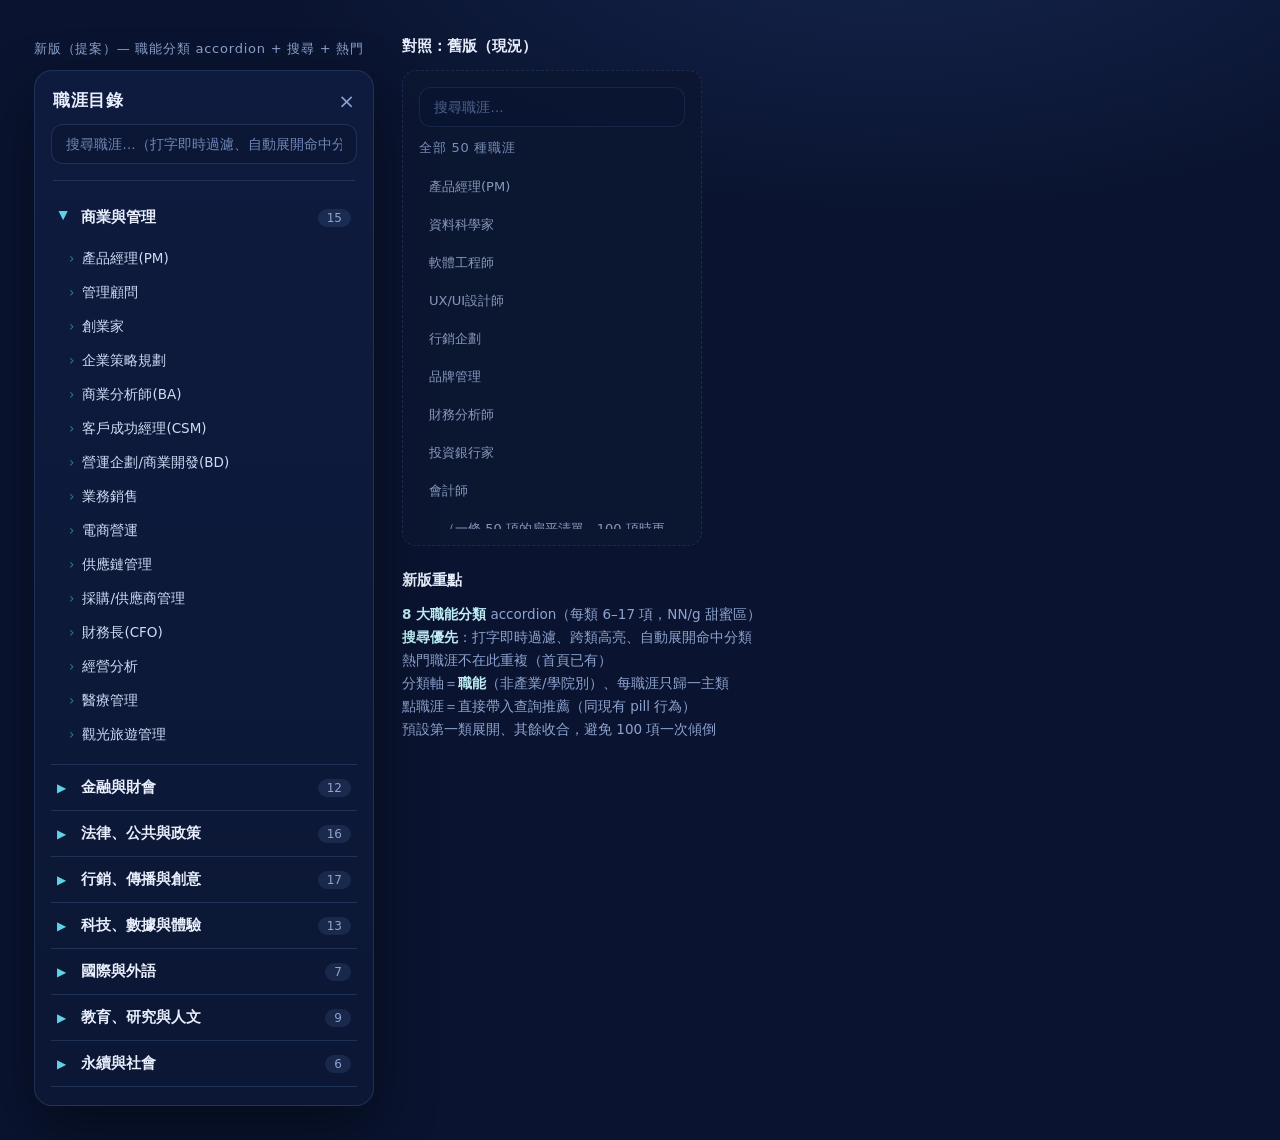
<file: frontend/mockup-offcanvas.html>
<!DOCTYPE html>
<html lang="zh-Hant">
<head>
<meta charset="utf-8">
<meta name="viewport" content="width=device-width, initial-scale=1">
<title>offcanvas mockup — 職涯目錄重構</title>
<style>
  :root{
    --navy:#0a1430; --navy2:#0e1b3e; --glass:rgba(20,38,76,.55);
    --line:rgba(120,160,230,.18); --cyan:#5fd2e6; --txt:#e8eefc; --mut:#8ea3cf;
  }
  *{box-sizing:border-box;margin:0;padding:0}
  body{font-family:"Noto Sans TC","PingFang TC",system-ui,sans-serif;
    background:radial-gradient(1200px 600px at 70% -10%,#16264f 0%,var(--navy) 55%);
    color:var(--txt);min-height:100vh;display:flex;gap:28px;padding:34px;align-items:flex-start}
  .label{color:var(--mut);font-size:13px;margin:6px 0 12px;letter-spacing:.06em}

  /* offcanvas drawer */
  .oc{width:340px;flex:0 0 340px;background:linear-gradient(180deg,var(--navy2),#0b1734);
    border:1px solid var(--line);border-radius:18px;overflow:hidden;
    box-shadow:0 24px 60px rgba(0,0,0,.45);backdrop-filter:blur(8px)}
  .oc-head{display:flex;align-items:center;justify-content:space-between;
    padding:18px 18px 12px}
  .oc-title{font-size:17px;font-weight:700;letter-spacing:.04em}
  .oc-x{color:var(--mut);font-size:20px;cursor:pointer;line-height:1}
  .oc-pad{padding:0 16px 18px}
  .search{width:100%;background:rgba(10,22,50,.7);border:1px solid var(--line);
    color:var(--txt);border-radius:12px;padding:11px 14px;font-size:14px;outline:none}
  .search::placeholder{color:#6f86b6}
  .search:focus{border-color:var(--cyan);box-shadow:0 0 0 3px rgba(95,210,230,.12)}
  .hot{margin:14px 0 6px;color:var(--mut);font-size:12.5px}
  .chips{display:flex;flex-wrap:wrap;gap:7px;margin-bottom:6px}
  .chip{background:rgba(95,210,230,.10);border:1px solid rgba(95,210,230,.30);
    color:#bfeef6;border-radius:999px;padding:6px 12px;font-size:12.5px;cursor:pointer}
  .chip:hover{background:rgba(95,210,230,.2)}
  .hr{height:1px;background:var(--line);margin:14px 2px}

  .cat{border-bottom:1px solid var(--line)}
  .cat-h{display:flex;align-items:center;gap:10px;padding:13px 6px;cursor:pointer;user-select:none}
  .cat-h:hover{background:rgba(95,210,230,.05)}
  .arr{color:var(--cyan);font-size:12px;width:14px;transition:transform .18s}
  .cat.open .arr{transform:rotate(90deg)}
  .cat-name{font-weight:600;font-size:14.5px;flex:1}
  .cat-n{color:var(--mut);font-size:12px;background:rgba(120,160,230,.12);
    border-radius:999px;padding:2px 9px}
  .items{display:none;padding:2px 6px 12px}
  .cat.open .items{display:block}
  .item{padding:8px 12px;border-radius:9px;color:#cfdcf6;font-size:13.5px;cursor:pointer}
  .item:hover{background:rgba(95,210,230,.10);color:#fff}
  .item .dot{color:var(--cyan);margin-right:8px;opacity:.5}

  .note{max-width:430px;color:var(--mut);font-size:13.5px;line-height:1.7}
  .note h3{color:var(--txt);font-size:15px;margin:0 0 10px}
  .note b{color:#bfeef6}
  .old{width:300px;flex:0 0 300px;background:#0c1731;border:1px dashed var(--line);
    border-radius:14px;padding:16px;opacity:.85}
  .old .flat{display:flex;flex-direction:column;gap:2px;max-height:360px;overflow:auto;margin-top:10px}
  .old .flat div{padding:7px 10px;color:#9fb0d6;font-size:13px;border-radius:7px}
</style>
</head>
<body>

  <!-- 新版 offcanvas -->
  <div>
    <div class="label">新版（提案）— 職能分類 accordion + 搜尋 + 熱門</div>
    <aside class="oc">
      <div class="oc-head"><div class="oc-title">職涯目錄</div><div class="oc-x">×</div></div>
      <div class="oc-pad">
        <input class="search" placeholder="搜尋職涯…（打字即時過濾、自動展開命中分類）">
        <div class="hr" style="margin-top:16px"></div>

        <div class="cat open">
          <div class="cat-h"><span class="arr">▶</span><span class="cat-name">商業與管理</span><span class="cat-n">15</span></div>
          <div class="items">
            <div class="item"><span class="dot">›</span>產品經理(PM)</div>
            <div class="item"><span class="dot">›</span>管理顧問</div>
            <div class="item"><span class="dot">›</span>創業家</div>
            <div class="item"><span class="dot">›</span>企業策略規劃</div>
            <div class="item"><span class="dot">›</span>商業分析師(BA)</div>
            <div class="item"><span class="dot">›</span>客戶成功經理(CSM)</div>
            <div class="item"><span class="dot">›</span>營運企劃/商業開發(BD)</div>
            <div class="item"><span class="dot">›</span>業務銷售</div>
            <div class="item"><span class="dot">›</span>電商營運</div>
            <div class="item"><span class="dot">›</span>供應鏈管理</div>
            <div class="item"><span class="dot">›</span>採購/供應商管理</div>
            <div class="item"><span class="dot">›</span>財務長(CFO)</div>
            <div class="item"><span class="dot">›</span>經營分析</div>
            <div class="item"><span class="dot">›</span>醫療管理</div>
            <div class="item"><span class="dot">›</span>觀光旅遊管理</div>
          </div>
        </div>

        <div class="cat"><div class="cat-h"><span class="arr">▶</span><span class="cat-name">金融與財會</span><span class="cat-n">12</span></div>
          <div class="items"><div class="item">財務分析師</div><div class="item">投資銀行家</div><div class="item">會計師</div><div class="item">財富管理顧問</div><div class="item">證券分析師</div><div class="item">稅務顧問</div><div class="item">量化交易員(Quant)</div><div class="item">企業金融(企金)</div><div class="item">內部稽核</div><div class="item">風險管理師</div><div class="item">精算師</div><div class="item">金融科技</div></div>
        </div>
        <div class="cat"><div class="cat-h"><span class="arr">▶</span><span class="cat-name">法律、公共與政策</span><span class="cat-n">16</span></div>
          <div class="items"><div class="item">律師</div><div class="item">法務專員</div><div class="item">法律遵循(Compliance)</div><div class="item">智慧財產權/專利</div><div class="item">公務員</div><div class="item">公共政策</div><div class="item">政治幕僚</div><div class="item">國會助理</div><div class="item">財稅行政(公職)</div><div class="item">外交官</div><div class="item">國際組織/涉外事務</div><div class="item">地政士/不動產估價師</div><div class="item">都市規劃師</div><div class="item">都市計畫技師</div><div class="item">不動產顧問</div><div class="item">不動產投資/土地開發</div></div>
        </div>
        <div class="cat"><div class="cat-h"><span class="arr">▶</span><span class="cat-name">行銷、傳播與創意</span><span class="cat-n">17</span></div>
          <div class="items"><div class="item">行銷企劃</div><div class="item">數位行銷</div><div class="item">品牌管理</div><div class="item">廣告創意</div><div class="item">媒體購買</div><div class="item">公關專員</div><div class="item">公共關係顧問</div><div class="item">危機公關</div><div class="item">社群媒體經理</div><div class="item">新聞記者</div><div class="item">編輯/出版</div><div class="item">內容行銷</div><div class="item">內容創作者</div><div class="item">廣播電視主持</div><div class="item">影視製作</div><div class="item">影視/節目企劃</div><div class="item">文化創意/IP企劃</div></div>
        </div>
        <div class="cat"><div class="cat-h"><span class="arr">▶</span><span class="cat-name">科技、數據與體驗</span><span class="cat-n">13</span></div>
          <div class="items"><div class="item">軟體工程師</div><div class="item">AI工程師</div><div class="item">資安工程師</div><div class="item">資料科學家</div><div class="item">統計分析師</div><div class="item">商業智慧(BI)分析師</div><div class="item">UX/UI設計師</div><div class="item">用戶體驗研究員(UXR)</div><div class="item">遊戲策劃</div><div class="item">數位轉型顧問</div><div class="item">教育科技(EdTech)產品</div><div class="item">市場研究員</div><div class="item">生技製藥</div></div>
        </div>
        <div class="cat"><div class="cat-h"><span class="arr">▶</span><span class="cat-name">國際與外語</span><span class="cat-n">7</span></div>
          <div class="items"><div class="item">跨文化溝通</div><div class="item">翻譯口譯</div><div class="item">國際貿易</div><div class="item">海外業務</div><div class="item">跨境電商營運</div><div class="item">駐外/外派專員</div><div class="item">國際會展(MICE)企劃</div></div>
        </div>
        <div class="cat"><div class="cat-h"><span class="arr">▶</span><span class="cat-name">教育、研究與人文</span><span class="cat-n">9</span></div>
          <div class="items"><div class="item">教師</div><div class="item">學術研究員</div><div class="item">心理師</div><div class="item">社工師</div><div class="item">圖書館資訊</div><div class="item">企業內訓/人才發展(L&D)</div><div class="item">數位學習設計師</div><div class="item">升學/生涯諮詢顧問</div><div class="item">博物館/策展</div></div>
        </div>
        <div class="cat"><div class="cat-h"><span class="arr">▶</span><span class="cat-name">永續與社會</span><span class="cat-n">6</span></div>
          <div class="items"><div class="item">ESG/永續長</div><div class="item">ESG顧問/永續報告</div><div class="item">碳管理/碳盤查</div><div class="item">社會企業/影響力投資</div><div class="item">地緣政治/政經風險分析</div><div class="item">NGO工作者</div></div>
        </div>
      </div>
    </aside>
  </div>

  <!-- 舊版對照 + 說明 -->
  <div class="note">
    <h3>對照：舊版（現況）</h3>
    <div class="old">
      <input class="search" placeholder="搜尋職涯…" style="opacity:.8">
      <div class="label" style="margin:10px 0 0">全部 50 種職涯</div>
      <div class="flat"><div>產品經理(PM)</div><div>資料科學家</div><div>軟體工程師</div><div>UX/UI設計師</div><div>行銷企劃</div><div>品牌管理</div><div>財務分析師</div><div>投資銀行家</div><div>會計師</div><div>…（一條 50 項的扁平清單，100 項時更難找）</div></div>
    </div>
    <h3 style="margin-top:22px">新版重點</h3>
    <b>8 大職能分類</b> accordion（每類 6–17 項，NN/g 甜蜜區）<br>
    <b>搜尋優先</b>：打字即時過濾、跨類高亮、自動展開命中分類<br>
    熱門職涯不在此重複（首頁已有）<br>
    分類軸＝<b>職能</b>（非產業/學院別）、每職涯只歸一主類<br>
    點職涯＝直接帶入查詢推薦（同現有 pill 行為）<br>
    預設第一類展開、其餘收合，避免 100 項一次傾倒
  </div>

<script>
  document.querySelectorAll('.cat-h').forEach(h=>h.addEventListener('click',()=>h.parentElement.classList.toggle('open')));
</script>
</body>
</html>
</file>
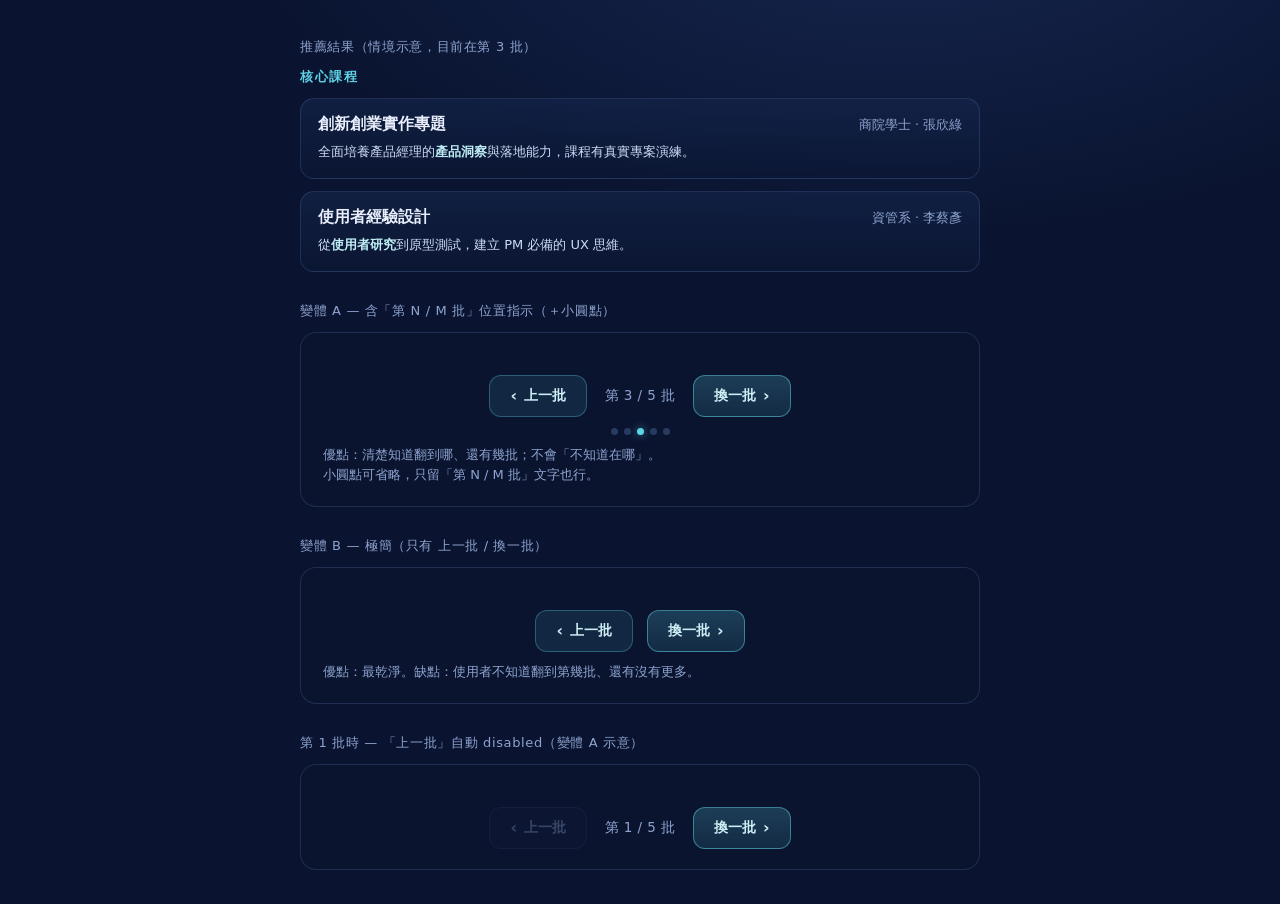
<file: frontend/mockup-pager.html>
<!DOCTYPE html>
<html lang="zh-Hant">
<head>
<meta charset="utf-8">
<meta name="viewport" content="width=device-width, initial-scale=1">
<title>pager mockup — 分頁「回上一批」</title>
<style>
  :root{--navy:#0a1430;--glass:rgba(20,38,76,.55);--line:rgba(120,160,230,.18);
    --cyan:#5fd2e6;--txt:#e8eefc;--mut:#8ea3cf}
  *{box-sizing:border-box;margin:0;padding:0}
  body{font-family:"Noto Sans TC","PingFang TC",system-ui,sans-serif;
    background:radial-gradient(1200px 600px at 70% -10%,#16264f 0%,var(--navy) 55%);
    color:var(--txt);min-height:100vh;padding:34px;display:flex;flex-direction:column;align-items:center;gap:26px}
  .wrap{width:680px;max-width:100%}
  .label{color:var(--mut);font-size:13px;margin:4px 0 12px;letter-spacing:.05em}

  .group-h{font-size:13px;color:var(--cyan);letter-spacing:.12em;margin:4px 0 12px;font-weight:600}
  .cards{display:flex;flex-direction:column;gap:12px}
  .card{background:linear-gradient(180deg,rgba(20,38,76,.6),rgba(11,23,52,.6));
    border:1px solid var(--line);border-radius:14px;padding:15px 17px}
  .c-top{display:flex;justify-content:space-between;align-items:baseline;gap:10px}
  .c-name{font-size:15.5px;font-weight:700}
  .c-dep{color:var(--mut);font-size:12.5px}
  .c-reason{color:#cfdcf6;font-size:13px;margin-top:7px;line-height:1.6}
  .c-reason b{color:#bfeef6}

  /* pager bar */
  .pager{display:flex;align-items:center;justify-content:center;gap:14px;margin-top:22px}
  .pg-btn{display:inline-flex;align-items:center;gap:7px;background:rgba(95,210,230,.10);
    border:1px solid rgba(95,210,230,.32);color:#cdeef5;border-radius:12px;
    padding:11px 20px;font-size:14px;font-weight:600;cursor:pointer}
  .pg-btn:hover{background:rgba(95,210,230,.2)}
  .pg-btn.primary{background:linear-gradient(180deg,rgba(95,210,230,.22),rgba(95,210,230,.12));
    border-color:rgba(95,210,230,.5)}
  .pg-btn.disabled{opacity:.34;cursor:not-allowed;border-color:var(--line);
    background:rgba(120,160,230,.06);color:var(--mut)}
  .pg-ind{color:var(--mut);font-size:13.5px;min-width:78px;text-align:center;letter-spacing:.03em}
  .pg-dots{display:flex;gap:6px;justify-content:center;margin-top:11px}
  .dot{width:7px;height:7px;border-radius:50%;background:rgba(120,160,230,.28)}
  .dot.on{background:var(--cyan);box-shadow:0 0 8px rgba(95,210,230,.6)}

  .variant{background:rgba(10,20,46,.5);border:1px solid var(--line);border-radius:16px;padding:20px 22px}
  .note{color:var(--mut);font-size:13px;margin-top:10px;line-height:1.6}
  .arrow{font-size:16px;line-height:1}
</style>
</head>
<body>

  <!-- 上方：推薦卡片給情境 -->
  <div class="wrap">
    <div class="label">推薦結果（情境示意，目前在第 3 批）</div>
    <div class="group-h">核心課程</div>
    <div class="cards">
      <div class="card"><div class="c-top"><div class="c-name">創新創業實作專題</div><div class="c-dep">商院學士 · 張欣綠</div></div>
        <div class="c-reason">全面培養產品經理的<b>產品洞察</b>與落地能力，課程有真實專案演練。</div></div>
      <div class="card"><div class="c-top"><div class="c-name">使用者經驗設計</div><div class="c-dep">資管系 · 李蔡彥</div></div>
        <div class="c-reason">從<b>使用者研究</b>到原型測試，建立 PM 必備的 UX 思維。</div></div>
    </div>
  </div>

  <!-- 變體 A：有「第 N/M 批」指示 -->
  <div class="wrap">
    <div class="label">變體 A — 含「第 N / M 批」位置指示（＋小圓點）</div>
    <div class="variant">
      <div class="pager">
        <span class="pg-btn"><span class="arrow">‹</span> 上一批</span>
        <span class="pg-ind">第 3 / 5 批</span>
        <span class="pg-btn primary">換一批 <span class="arrow">›</span></span>
      </div>
      <div class="pg-dots"><span class="dot"></span><span class="dot"></span><span class="dot on"></span><span class="dot"></span><span class="dot"></span></div>
      <div class="note">優點：清楚知道翻到哪、還有幾批；不會「不知道在哪」。<br>小圓點可省略，只留「第 N / M 批」文字也行。</div>
    </div>
  </div>

  <!-- 變體 B：無指示（極簡） -->
  <div class="wrap">
    <div class="label">變體 B — 極簡（只有 上一批 / 換一批）</div>
    <div class="variant">
      <div class="pager">
        <span class="pg-btn"><span class="arrow">‹</span> 上一批</span>
        <span class="pg-btn primary">換一批 <span class="arrow">›</span></span>
      </div>
      <div class="note">優點：最乾淨。缺點：使用者不知道翻到第幾批、還有沒有更多。</div>
    </div>
  </div>

  <!-- 第 1 批狀態：上一批 disabled -->
  <div class="wrap">
    <div class="label">第 1 批時 — 「上一批」自動 disabled（變體 A 示意）</div>
    <div class="variant">
      <div class="pager">
        <span class="pg-btn disabled"><span class="arrow">‹</span> 上一批</span>
        <span class="pg-ind">第 1 / 5 批</span>
        <span class="pg-btn primary">換一批 <span class="arrow">›</span></span>
      </div>
    </div>
  </div>

</body>
</html>
</file>
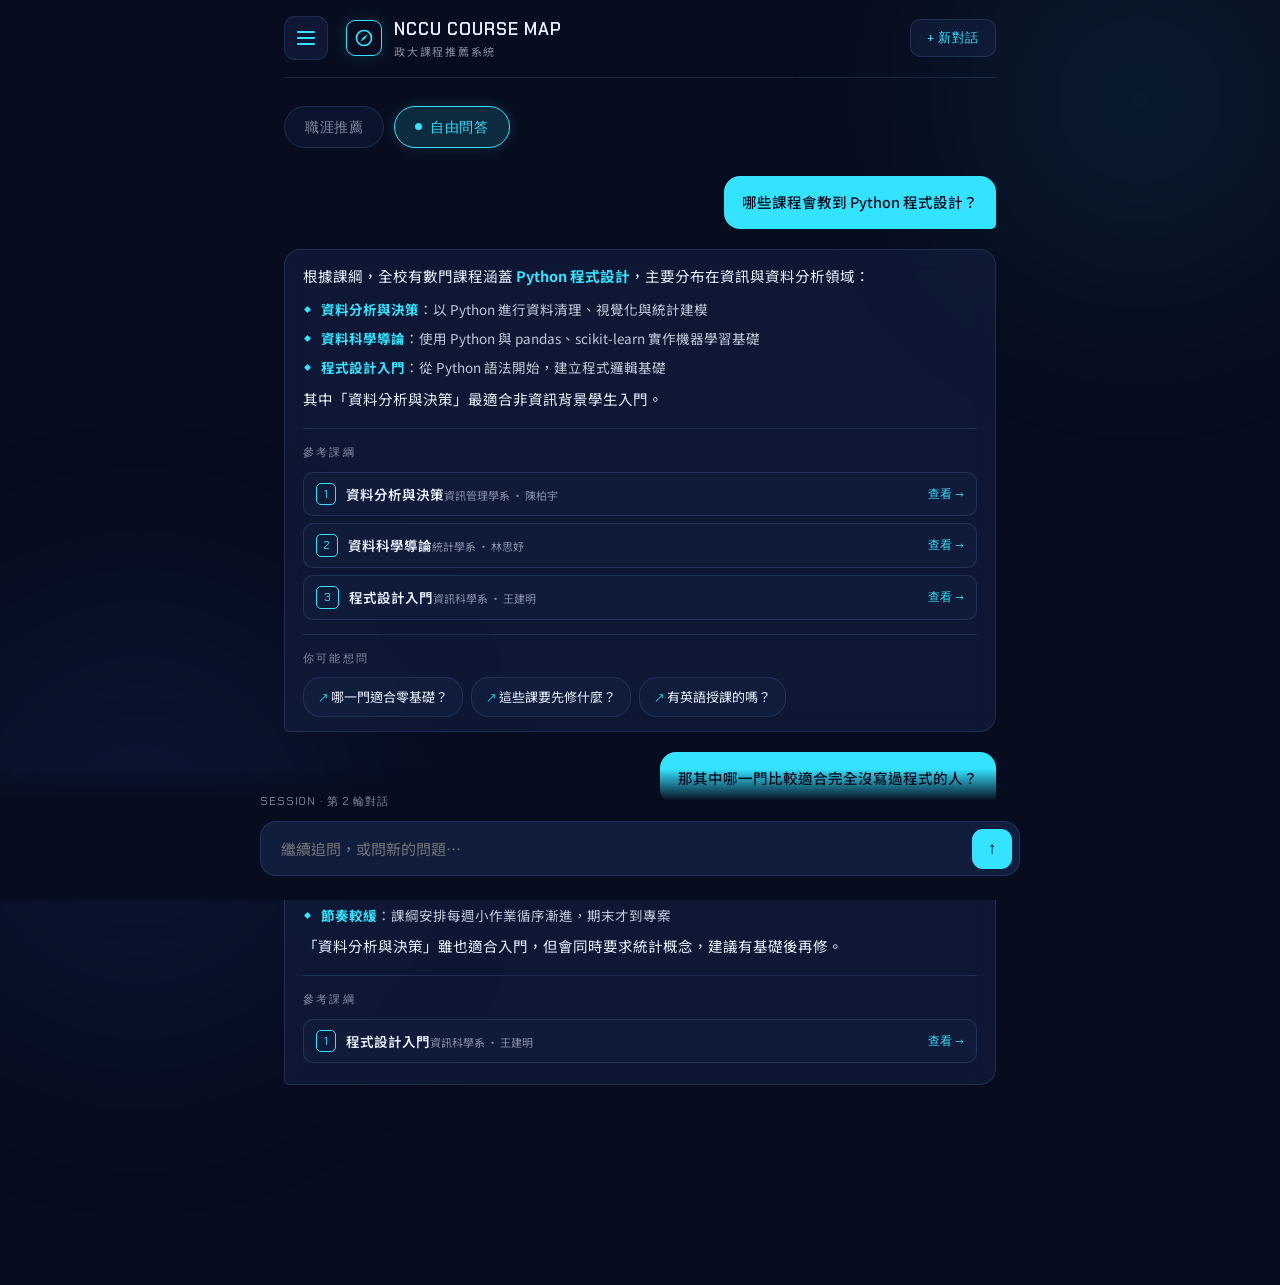
<file: frontend/mockup-qa.html>
<!DOCTYPE html>
<html lang="zh-TW">
<head>
<meta charset="UTF-8">
<meta name="viewport" content="width=device-width, initial-scale=1.0">
<title>Q&A 模式 — 設計預覽</title>
<link rel="preconnect" href="https://fonts.googleapis.com">
<link rel="preconnect" href="https://fonts.gstatic.com" crossorigin>
<link href="https://fonts.googleapis.com/css2?family=Chakra+Petch:wght@500;600;700&family=Noto+Sans+TC:wght@400;500;700&display=swap" rel="stylesheet">
<style>
  :root{--navy-void:#070d1f;--navy-deep:#0c1733;--navy-panel:#101d3d;--cyan:#34e3ff;--cyan-dim:rgba(52,227,255,.14);--text:#e8f0ff;--text-dim:rgba(232,240,255,.55);--glass:rgba(20,34,68,.55);--glass-brd:rgba(120,170,255,.16);}
  *{margin:0;padding:0;box-sizing:border-box}
  body{font-family:"Noto Sans TC",sans-serif;background:var(--navy-void);color:var(--text);line-height:1.6;position:relative;overflow-x:hidden;min-height:100vh}
  body::before{content:"";position:fixed;width:520px;height:520px;border-radius:50%;filter:blur(90px);background:radial-gradient(circle,rgba(52,227,255,.10),transparent 70%);top:-160px;right:-120px;pointer-events:none}
  body::after{content:"";position:fixed;width:600px;height:600px;border-radius:50%;filter:blur(90px);background:radial-gradient(circle,rgba(40,90,200,.16),transparent 70%);bottom:-220px;left:-160px;pointer-events:none}
  .shell{position:relative;z-index:1;max-width:760px;margin:0 auto;padding:0 24px}
  .topbar{display:flex;align-items:center;gap:18px;padding:16px 0;border-bottom:1px solid var(--glass-brd);margin-bottom:8px}
  .newchat-top{margin-left:auto;cursor:pointer;font-family:"Chakra Petch";font-size:13px;letter-spacing:.04em;color:var(--cyan);background:var(--glass);border:1px solid var(--glass-brd);border-radius:10px;padding:9px 16px;transition:border-color .18s,box-shadow .18s}
  .newchat-top:hover{border-color:var(--cyan);box-shadow:0 0 16px var(--cyan-dim)}
  .icon-btn{width:44px;height:44px;display:grid;place-items:center;background:var(--glass);border:1px solid var(--glass-brd);border-radius:11px;cursor:pointer}
  .hamburger{display:flex;flex-direction:column;gap:4px}.hamburger i{width:18px;height:2px;background:var(--cyan);display:block;border-radius:2px}
  .brand{display:flex;align-items:center;gap:12px}
  .brand-mark{width:36px;height:36px;border:1.5px solid var(--cyan);border-radius:9px;display:grid;place-items:center;color:var(--cyan);box-shadow:0 0 18px var(--cyan-dim)}
  .brand-name{font-family:"Chakra Petch";font-weight:600;letter-spacing:.06em;font-size:17px}
  .brand-name small{display:block;font-family:"Noto Sans TC";font-weight:400;font-size:11px;color:var(--text-dim);letter-spacing:.16em}

  /* mode chips */
  .mode-chips{display:flex;gap:10px;margin:28px 0 16px}
  .chip{padding:9px 20px;border-radius:24px;font-family:"Chakra Petch";font-size:14px;letter-spacing:.04em;cursor:pointer;border:1.5px solid var(--glass-brd);background:rgba(20,34,68,.4);color:var(--text-dim);transition:all .18s;display:flex;align-items:center;gap:8px}
  .chip.active{border-color:var(--cyan);color:var(--cyan);background:var(--cyan-dim);box-shadow:0 0 16px var(--cyan-dim)}
  .chip .dot{width:7px;height:7px;border-radius:50%;background:currentColor;display:inline-block}

  /* conversation */
  .convo{display:flex;flex-direction:column;gap:20px;padding:12px 0 200px}
  .bubble{max-width:88%;border-radius:16px;padding:14px 18px;font-size:14.5px;line-height:1.7}
  .bubble.user{align-self:flex-end;background:var(--cyan);color:var(--navy-void);border-bottom-right-radius:5px;font-weight:500}
  .bubble.bot{align-self:flex-start;background:var(--glass);border:1px solid var(--glass-brd);backdrop-filter:blur(12px);border-bottom-left-radius:5px;width:100%;max-width:100%}
  .bubble.bot .ans strong{color:var(--cyan);font-weight:700}
  .bubble.bot .ans p{margin-bottom:10px}
  .bubble.bot .ans ul{list-style:none;display:flex;flex-direction:column;gap:6px;margin:8px 0}
  .bubble.bot .ans li{position:relative;padding-left:18px;font-size:13.5px;color:rgba(232,240,255,.82)}
  .bubble.bot .ans li::before{content:"";position:absolute;left:2px;top:9px;width:5px;height:5px;border-radius:1px;background:var(--cyan);transform:rotate(45deg)}

  /* citations */
  .cites{margin-top:16px;padding-top:14px;border-top:1px solid var(--glass-brd)}
  .cites-label{font-family:"Chakra Petch";font-size:11px;letter-spacing:.2em;color:var(--text-dim);text-transform:uppercase;margin-bottom:10px}
  .cite{display:flex;align-items:center;gap:10px;padding:9px 12px;border-radius:10px;background:rgba(20,34,68,.45);border:1px solid var(--glass-brd);margin-bottom:7px;text-decoration:none;color:var(--text);transition:border-color .15s}
  .cite:hover{border-color:var(--cyan)}
  .cite .num{font-family:"Chakra Petch";font-size:11px;color:var(--cyan);border:1px solid var(--cyan);border-radius:5px;padding:1px 7px;flex-shrink:0}
  .cite .cinfo{flex:1;min-width:0}
  .cite .cn{font-size:13.5px;font-weight:600}
  .cite .cd{font-size:11px;color:var(--text-dim)}
  .cite .arrow{color:var(--cyan);font-family:"Chakra Petch";font-size:12px}

  /* followup suggestion chips */
  .followups{margin-top:14px;padding-top:14px;border-top:1px solid var(--glass-brd)}
  .followups-label{font-family:"Chakra Petch";font-size:11px;letter-spacing:.2em;color:var(--text-dim);text-transform:uppercase;margin-bottom:10px}
  .fu-row{display:flex;flex-wrap:wrap;gap:8px}
  .fu-chip{padding:8px 14px;border-radius:18px;font-size:13px;cursor:pointer;background:rgba(20,34,68,.5);border:1px solid var(--glass-brd);color:var(--text);transition:all .15s}
  .fu-chip:hover{border-color:var(--cyan);color:var(--cyan);transform:translateY(-2px)}
  .fu-chip::before{content:"↗ ";color:var(--cyan);font-size:11px}

  /* sticky composer */
  .composer{position:fixed;bottom:0;left:0;right:0;background:linear-gradient(180deg,transparent,var(--navy-void) 24%);padding:24px;z-index:5}
  .composer-inner{max-width:760px;margin:0 auto;position:relative}
  .composer input{width:100%;padding:16px 56px 16px 20px;font-size:15px;font-family:"Noto Sans TC";background:var(--navy-panel);border:1.5px solid var(--glass-brd);border-radius:16px;color:var(--text);outline:none}
  .composer input:focus{border-color:var(--cyan);box-shadow:0 0 0 4px var(--cyan-dim)}
  .composer .send{position:absolute;right:8px;top:50%;transform:translateY(-50%);width:40px;height:40px;border-radius:11px;border:none;background:var(--cyan);color:var(--navy-void);font-size:17px;cursor:pointer;display:grid;place-items:center}
  .session-bar{display:flex;align-items:center;justify-content:space-between;max-width:760px;margin:0 auto 10px;font-family:"Chakra Petch";font-size:11px;letter-spacing:.08em;color:var(--text-dim)}
  .session-bar .newchat{cursor:pointer;color:var(--cyan);border:1px solid var(--glass-brd);border-radius:8px;padding:5px 12px;background:none}
</style>
</head>
<body>
<div class="shell">
  <div class="topbar">
    <div class="icon-btn"><span class="hamburger"><i></i><i></i><i></i></span></div>
    <div class="brand">
      <div class="brand-mark"><svg width="20" height="20" viewBox="0 0 24 24" fill="none" stroke="currentColor" stroke-width="2" stroke-linecap="round" stroke-linejoin="round"><circle cx="12" cy="12" r="9"/><polygon points="16.5 7.5 13 13 7.5 16.5 11 11 16.5 7.5" fill="currentColor" stroke="none"/></svg></div>
      <div class="brand-name">NCCU COURSE MAP<small>政大課程推薦系統</small></div>
    </div>
    <button class="newchat-top">+ 新對話</button>
  </div>

  <div class="mode-chips">
    <div class="chip">職涯推薦</div>
    <div class="chip active"><span class="dot"></span>自由問答</div>
  </div>

  <div class="convo">
    <!-- turn 1 -->
    <div class="bubble user">哪些課程會教到 Python 程式設計？</div>
    <div class="bubble bot">
      <div class="ans">
        <p>根據課綱，全校有數門課程涵蓋 <strong>Python 程式設計</strong>，主要分布在資訊與資料分析領域：</p>
        <ul>
          <li><strong>資料分析與決策</strong>：以 Python 進行資料清理、視覺化與統計建模</li>
          <li><strong>資料科學導論</strong>：使用 Python 與 pandas、scikit-learn 實作機器學習基礎</li>
          <li><strong>程式設計入門</strong>：從 Python 語法開始，建立程式邏輯基礎</li>
        </ul>
        <p>其中「資料分析與決策」最適合非資訊背景學生入門。</p>
      </div>
      <div class="cites">
        <div class="cites-label">參考課綱</div>
        <a class="cite" href="#"><span class="num">1</span><span class="cinfo"><span class="cn">資料分析與決策</span><span class="cd">資訊管理學系 · 陳柏宇</span></span><span class="arrow">查看 →</span></a>
        <a class="cite" href="#"><span class="num">2</span><span class="cinfo"><span class="cn">資料科學導論</span><span class="cd">統計學系 · 林思妤</span></span><span class="arrow">查看 →</span></a>
        <a class="cite" href="#"><span class="num">3</span><span class="cinfo"><span class="cn">程式設計入門</span><span class="cd">資訊科學系 · 王建明</span></span><span class="arrow">查看 →</span></a>
      </div>
      <div class="followups">
        <div class="followups-label">你可能想問</div>
        <div class="fu-row">
          <span class="fu-chip">哪一門適合零基礎？</span>
          <span class="fu-chip">這些課要先修什麼？</span>
          <span class="fu-chip">有英語授課的嗎？</span>
        </div>
      </div>
    </div>

    <!-- turn 2 (follow-up, shows multi-turn) -->
    <div class="bubble user">那其中哪一門比較適合完全沒寫過程式的人？</div>
    <div class="bubble bot">
      <div class="ans">
        <p>對<strong>完全沒有程式經驗</strong>的學生，最推薦「<strong>程式設計入門</strong>」：</p>
        <ul>
          <li><strong>零基礎友善</strong>：從變數、迴圈等最基本概念教起，不假設先備知識</li>
          <li><strong>節奏較緩</strong>：課綱安排每週小作業循序漸進，期末才到專案</li>
        </ul>
        <p>「資料分析與決策」雖也適合入門，但會同時要求統計概念，建議有基礎後再修。</p>
      </div>
      <div class="cites">
        <div class="cites-label">參考課綱</div>
        <a class="cite" href="#"><span class="num">1</span><span class="cinfo"><span class="cn">程式設計入門</span><span class="cd">資訊科學系 · 王建明</span></span><span class="arrow">查看 →</span></a>
      </div>
    </div>
  </div>
</div>

<div class="composer">
  <div class="session-bar">
    <span>SESSION · 第 2 輪對話</span>
  </div>
  <div class="composer-inner">
    <input placeholder="繼續追問，或問新的問題…">
    <button class="send">↑</button>
  </div>
</div>
</body>
</html>
</file>
